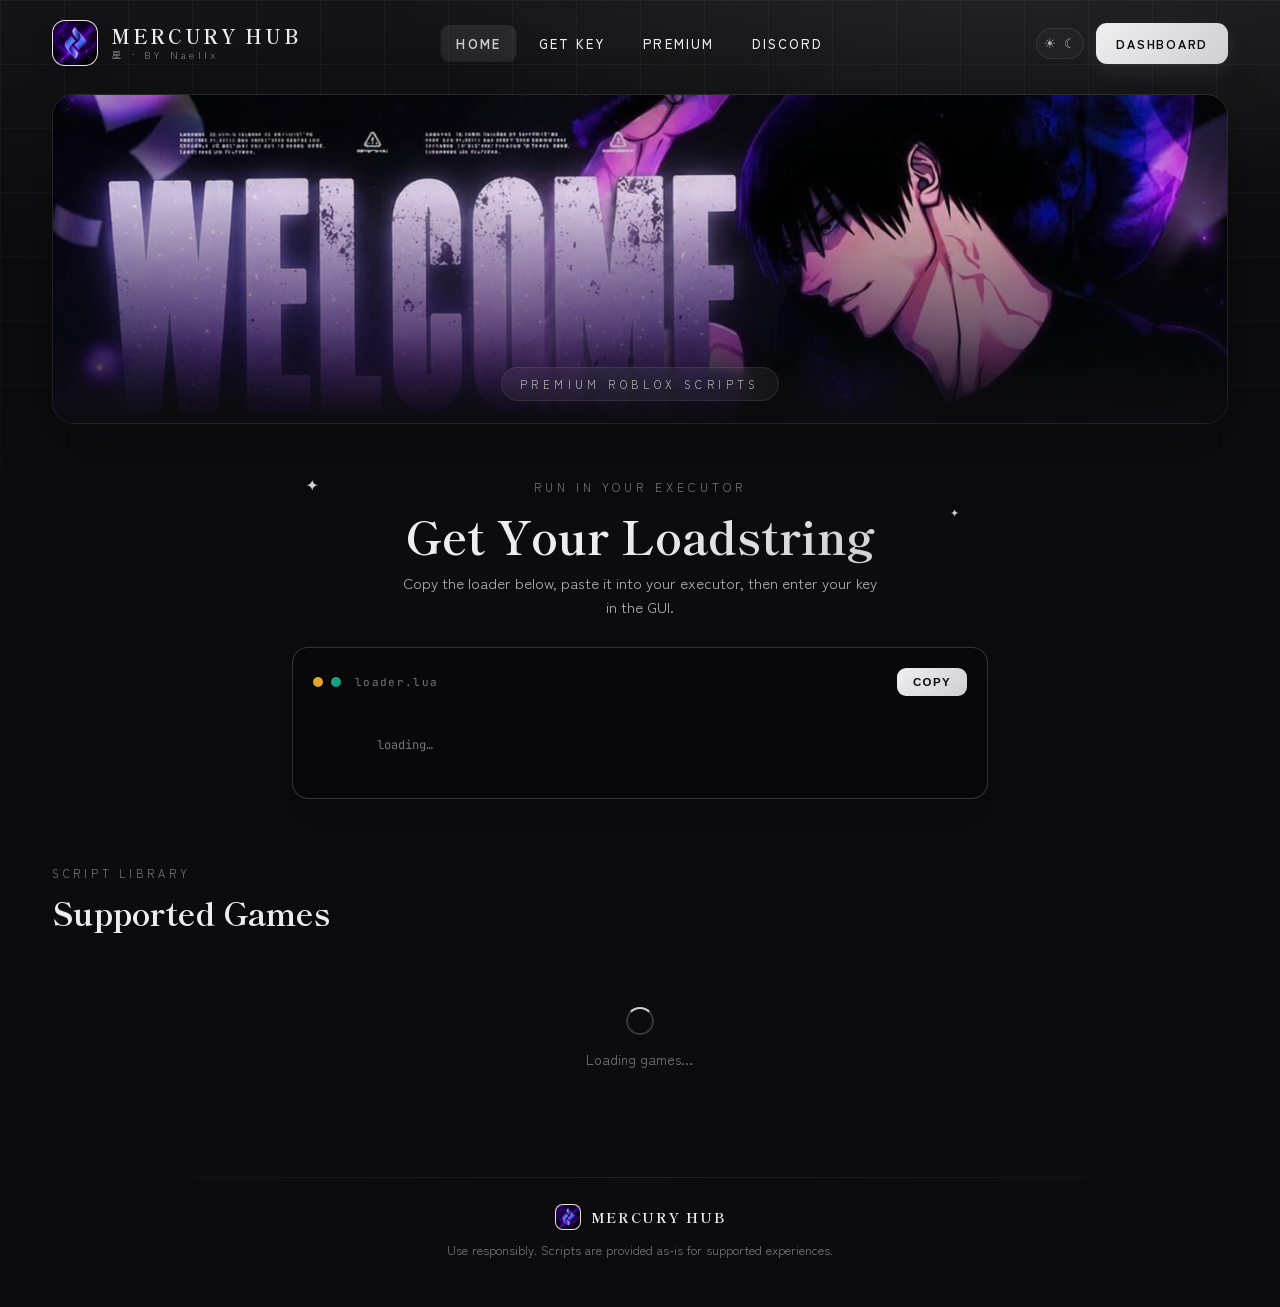
<file: index.html>
<!DOCTYPE html>
<html lang="en">
<head>
<meta charset="utf-8"><meta name="viewport" content="width=device-width,initial-scale=1">
<title>Mercury Hub — Roblox Script Hub</title>
<link rel="preconnect" href="https://fonts.googleapis.com">
<link rel="preconnect" href="https://fonts.gstatic.com" crossorigin>
<link href="https://fonts.googleapis.com/css2?family=Shippori+Mincho:wght@400;500;600;700;800&family=Zen+Kaku+Gothic+New:wght@400;500;700&family=JetBrains+Mono:wght@400;500;600&display=swap" rel="stylesheet">
<style>* { box-sizing: border-box; }
html, body { margin: 0; padding: 0; }
:root, [data-theme=dark] {
  --paper:#0c0c0e;--paper-2:#141416;
  --card:rgba(190,191,196,0.045);--card-hi:rgba(190,191,196,0.075);
  --border:rgba(190,191,196,0.12);--border-strong:rgba(190,191,196,0.24);
  --ink:#ededee;--ink-soft:#b0b1b5;--muted:#76777c;
  --accent:#cfcfd2;--accent-2:#efeff0;--accent-soft:rgba(205,206,210,0.1);
  --seal-frame:rgba(190,191,196,0.22);--btn-text:#0c0c0e;--grid-line:rgba(190,191,196,0.1);
  --code-bg:rgba(8,8,10,0.72);--code-text:#d4d5d9;--code-label:rgba(255,255,255,0.45);
  --overlay:rgba(6,6,8,0.72);
}
[data-theme=light] {
  --paper:#e8e4da;--paper-2:#efebe2;
  --card:#f6f4ee;--card-hi:#fbfaf6;
  --border:rgba(36,50,80,0.13);--border-strong:rgba(36,50,80,0.26);
  --ink:#1a2238;--ink-soft:#3c4660;--muted:#6b7488;
  --accent:#1b1e26;--accent-2:#3a3f4d;--accent-soft:rgba(27,30,38,0.10);
  --seal-frame:rgba(36,50,80,0.20);--btn-text:#f6f4ee;--grid-line:rgba(36,50,80,0.05);
  --code-bg:#efeadf;--code-text:#3c4660;--code-label:#6b7488;
  --overlay:rgba(26,34,56,0.45);
}
@keyframes mercuryTwinkle{0%,100%{opacity:.25;transform:scale(.85);}50%{opacity:.9;transform:scale(1.1);}}
@keyframes modalIn{from{opacity:0;transform:translateY(14px) scale(.97);}to{opacity:1;transform:translateY(0) scale(1);}}
@keyframes overlayIn{from{opacity:0;}to{opacity:1;}}
@keyframes blink{0%,49%{opacity:1;}50%,100%{opacity:0;}}
@keyframes spin{to{transform:rotate(360deg);}}
a { color: inherit; }
.hl:hover { transform: translateY(-2px); }
article.hl,a.hl { transition: transform .2s ease; }
@media (max-width:760px){#hh-root section,#hh-root header{padding-left:18px !important;padding-right:18px !important;}.hh-nav{display:none !important;}.hh-dashbtn{display:none !important;}.hh-burger{display:flex !important;}.hh-hero{font-size:34px !important;}.hh-grid3{grid-template-columns:1fr !important;}.hh-banner{height:200px !important;}}</style>
<script>
// ── Theme ────────────────────────────────────────────────────────────────────
var _hhTheme='dark';
try{var _s=localStorage.getItem('mercuryhub_theme');if(_s==='light'||_s==='dark')_hhTheme=_s;}catch(e){}
function _hhNav(open){var m=document.getElementById('hhMenu');if(m)m.style.display=open?'flex':'none';}
function _hhApply(){var r=document.getElementById('hh-root');if(r)r.setAttribute('data-theme',_hhTheme);}
function _hhToggle(){_hhTheme=_hhTheme==='dark'?'light':'dark';try{localStorage.setItem('mercuryhub_theme',_hhTheme);}catch(e){}_hhApply();_hhUpdateBtn();_hhRenderCode();}
function _hhUpdateBtn(){
  var b=document.getElementById('themeBtn');if(!b)return;
  var s=b.children[0],m=b.children[1];
  var base='width:26px;height:26px;border-radius:999px;display:inline-flex;align-items:center;justify-content:center;font-size:13px;transition:all .3s ease;';
  var on='background:var(--accent);color:var(--btn-text);',off='background:transparent;color:var(--muted);';
  s.style.cssText=base+(_hhTheme==='light'?on:off);m.style.cssText=base+(_hhTheme==='dark'?on:off);
}
_hhApply();
</script>
</head>
<body>
<div id="hh-root" style="min-height:100vh;background:radial-gradient(1100px 520px at 78% -8%,var(--accent-soft) 0%,transparent 60%),linear-gradient(180deg,var(--paper-2) 0%,var(--paper) 260px,var(--paper) 100%);color:var(--ink);font-family:'Zen Kaku Gothic New',system-ui,sans-serif;transition:background .5s ease,color .35s ease;overflow:hidden;position:relative;">
  <!-- Grid -->
  <div style="position:absolute;inset:0;pointer-events:none;opacity:.6;background-image:linear-gradient(var(--grid-line) 1px,transparent 1px),linear-gradient(90deg,var(--grid-line) 1px,transparent 1px);background-size:64px 64px;-webkit-mask-image:linear-gradient(180deg,#000 0%,transparent 720px);mask-image:linear-gradient(180deg,#000 0%,transparent 720px);"></div>

  <!-- Nav -->
  <header style="position:relative;z-index:5;display:flex;align-items:center;justify-content:space-between;max-width:1240px;margin:0 auto;padding:20px 32px;">
    <a href="index.html" style="text-decoration:none;display:flex;align-items:center;gap:13px;">
      <div style="width:46px;height:46px;border-radius:13px;overflow:hidden;border:1px solid var(--seal-frame);box-shadow:0 4px 18px rgba(0,0,0,.25);flex:none;background:#f0eee7;"><img src="assets/mercury-mark.png" alt="Mercury Hub" style="width:100%;height:100%;object-fit:cover;display:block;"></div>
      <div style="display:flex;flex-direction:column;line-height:1;">
        <span style="font-family:'Shippori Mincho',serif;font-weight:700;font-size:19px;letter-spacing:.14em;color:var(--ink);">MERCURY HUB</span>
        <span style="font-size:10.5px;letter-spacing:.32em;color:var(--muted);margin-top:5px;">星 · BY Naellx</span>
      </div>
    </a>
    <nav class="hh-nav" style="display:flex;align-items:center;gap:6px;position:absolute;left:50%;transform:translateX(-50%);">
      <a href="index.html" style="text-decoration:none;color:var(--accent);font-size:13px;font-weight:700;letter-spacing:.16em;padding:9px 16px;border-radius:9px;background:var(--accent-soft);">HOME</a>
      <a href="get/index.html" style="text-decoration:none;color:var(--ink);font-size:13px;font-weight:500;letter-spacing:.16em;padding:9px 16px;border-radius:9px;">GET KEY</a>
      <a href="premium/index.html" style="text-decoration:none;color:var(--ink);font-size:13px;font-weight:500;letter-spacing:.16em;padding:9px 16px;border-radius:9px;">PREMIUM</a>
      <a href="https://discord.gg/5hEuYKEpA" target="_blank" rel="noopener" style="text-decoration:none;color:var(--ink);font-size:13px;font-weight:500;letter-spacing:.16em;padding:9px 16px;border-radius:9px;">DISCORD</a>
    </nav>
    <div style="display:flex;align-items:center;gap:12px;">
      <button id="themeBtn" aria-label="Toggle theme" onclick="_hhToggle()" style="cursor:pointer;display:inline-flex;align-items:center;gap:8px;background:var(--card);border:1px solid var(--border);border-radius:999px;padding:7px;color:var(--ink-soft);transition:all .3s ease;">
        <span>☀</span><span>☾</span>
      </button>
      <a href="dashboard/index.html" class="hh-dashbtn" style="text-decoration:none;font-size:12.5px;font-weight:700;letter-spacing:.14em;color:var(--btn-text);background:linear-gradient(135deg,var(--accent-2),var(--accent));padding:11px 20px;border-radius:11px;box-shadow:0 6px 20px var(--accent-soft);">DASHBOARD</a>
      <button onclick="_hhNav(true)" aria-label="Menu" class="hh-burger" style="cursor:pointer;display:none;flex-direction:column;justify-content:center;gap:5px;width:44px;height:44px;padding:0 12px;background:var(--card);border:1px solid var(--border);border-radius:12px;"><span style="display:block;height:2px;border-radius:2px;background:var(--ink);"></span><span style="display:block;height:2px;border-radius:2px;background:var(--ink);"></span><span style="display:block;height:2px;border-radius:2px;background:var(--ink);"></span></button>
    </div>
  </header>
  <div id="hhMenu" onclick="_hhNav(false)" style="display:none;position:fixed;inset:0;z-index:80;background:var(--overlay);backdrop-filter:blur(4px);justify-content:flex-end;">
    <div onclick="event.stopPropagation()" style="width:300px;max-width:84vw;height:100%;background:var(--paper-2);border-left:1px solid var(--border);box-shadow:-20px 0 60px rgba(0,0,0,.4);display:flex;flex-direction:column;padding:20px;">
      <div style="display:flex;align-items:center;justify-content:space-between;margin-bottom:22px;">
        <span style="font-family:'Shippori Mincho',serif;font-weight:700;font-size:15px;letter-spacing:.1em;">MENU</span>
        <button onclick="_hhNav(false)" aria-label="Close" style="cursor:pointer;width:34px;height:34px;border-radius:9px;background:var(--card);border:1px solid var(--border);color:var(--ink-soft);font-size:15px;display:flex;align-items:center;justify-content:center;">✕</button>
      </div>
      <a href="index.html" style="text-decoration:none;display:flex;align-items:center;gap:13px;color:var(--accent);font-size:14px;font-weight:700;letter-spacing:.06em;padding:14px;border-radius:12px;background:var(--accent-soft);margin-bottom:4px;">Home</a>
      <a href="get/index.html" style="text-decoration:none;display:flex;align-items:center;gap:13px;color:var(--ink);font-size:14px;font-weight:500;letter-spacing:.06em;padding:14px;border-radius:12px;margin-bottom:4px;">Get Key</a>
      <a href="premium/index.html" style="text-decoration:none;display:flex;align-items:center;gap:13px;color:var(--ink);font-size:14px;font-weight:500;letter-spacing:.06em;padding:14px;border-radius:12px;margin-bottom:4px;">Premium</a>
      <a href="https://discord.gg/5hEuYKEpA" target="_blank" rel="noopener" style="text-decoration:none;display:flex;align-items:center;gap:13px;color:var(--ink);font-size:14px;font-weight:500;letter-spacing:.06em;padding:14px;border-radius:12px;">Discord</a>
      <div style="flex:1;"></div>
      <a href="dashboard/index.html" style="text-decoration:none;display:flex;align-items:center;justify-content:center;gap:10px;color:var(--btn-text);font-size:13.5px;font-weight:700;letter-spacing:.1em;background:linear-gradient(135deg,var(--accent-2),var(--accent));padding:15px;border-radius:13px;box-shadow:0 10px 26px var(--accent-soft);">Open Dashboard</a>
    </div>
  </div>

  <!-- Banner -->
  <section style="position:relative;z-index:2;max-width:1240px;margin:8px auto 0;padding:0 32px;">
    <div class="hh-banner" style="position:relative;height:330px;border-radius:22px;overflow:hidden;border:1px solid var(--border);box-shadow:0 24px 60px rgba(0,0,0,.30);">
      <img src="assets/mercury-banner.png" alt="Mercury Hub" style="position:absolute;inset:0;width:100%;height:100%;object-fit:cover;object-position:center 42%;">
      <div style="position:absolute;inset:0;background:linear-gradient(180deg,rgba(7,9,15,.25) 0%,rgba(7,9,15,.05) 30%,rgba(7,9,15,.50) 72%,var(--paper) 100%);"></div>
      <div style="position:absolute;left:0;right:0;bottom:22px;display:flex;justify-content:center;">
        <span style="font-size:11px;letter-spacing:.4em;color:var(--ink-soft);background:var(--card-hi);border:1px solid var(--border);padding:8px 18px;border-radius:999px;backdrop-filter:blur(6px);">PREMIUM ROBLOX SCRIPTS</span>
      </div>
    </div>
  </section>

  <!-- Loadstring -->
  <section style="position:relative;z-index:3;max-width:760px;margin:0 auto;padding:54px 32px 10px;text-align:center;">
    <div style="position:absolute;left:6%;top:48px;color:var(--accent);font-size:16px;animation:mercuryTwinkle 3.4s ease-in-out infinite;">✦</div>
    <div style="position:absolute;right:8%;top:80px;color:var(--accent);font-size:11px;animation:mercuryTwinkle 2.6s ease-in-out infinite .8s;">✦</div>
    <div style="font-size:12px;letter-spacing:.34em;color:var(--muted);margin-bottom:16px;">RUN IN YOUR EXECUTOR</div>
    <h1 class="hh-hero" style="font-family:'Shippori Mincho',serif;font-weight:700;font-size:46px;line-height:1.08;margin:0 0 10px;">Get Your <span style="background:linear-gradient(135deg,var(--accent-2),var(--accent));-webkit-background-clip:text;background-clip:text;color:transparent;">Loadstring</span></h1>
    <p style="max-width:480px;margin:0 auto 28px;color:var(--ink-soft);font-size:15px;line-height:1.6;">Copy the loader below, paste it into your executor, then enter your key in the GUI.</p>
    <div style="position:relative;text-align:left;background:var(--code-bg);border:1px solid var(--border-strong);border-radius:16px;padding:20px;box-shadow:0 18px 44px rgba(0,0,0,.30);overflow:hidden;">
      <div style="display:flex;align-items:center;justify-content:space-between;margin-bottom:14px;">
        <div style="display:flex;align-items:center;gap:8px;">
          <span style="width:10px;height:10px;border-radius:999px;background:#e0a32e;display:inline-block;"></span>
          <span style="width:10px;height:10px;border-radius:999px;background:#15a07f;display:inline-block;"></span>
          <span style="font-family:'JetBrains Mono',monospace;font-size:11px;letter-spacing:.12em;color:var(--code-label);margin-left:6px;">loader.lua</span>
        </div>
        <button id="copyBtn" style="cursor:pointer;font-size:11.5px;font-weight:700;letter-spacing:.12em;color:var(--btn-text);background:linear-gradient(135deg,var(--accent-2),var(--accent));border:none;padding:8px 16px;border-radius:9px;transition:transform .15s ease;">COPY</button>
      </div>
      <code id="codeEl" style="display:block;min-height:24px;font-family:'JetBrains Mono',monospace;font-size:13.5px;line-height:1.7;color:var(--code-text);word-break:break-all;white-space:pre-wrap;">
        <span style="color:var(--muted);font-size:12px;">loading…</span>
      </code>
    </div>
  </section>

  <!-- Games -->
  <section style="position:relative;z-index:3;max-width:1240px;margin:0 auto;padding:56px 32px 16px;">
    <div style="display:flex;align-items:flex-end;justify-content:space-between;flex-wrap:wrap;gap:18px;margin-bottom:24px;">
      <div>
        <div style="font-size:11px;letter-spacing:.34em;color:var(--muted);margin-bottom:8px;">SCRIPT LIBRARY</div>
        <h2 style="font-family:'Shippori Mincho',serif;font-weight:700;font-size:32px;margin:0;">Supported Games</h2>
      </div>
      <div id="tabs" style="display:flex;align-items:center;gap:8px;"></div>
    </div>
    <div id="gameGrid" class="hh-grid3" style="display:grid;grid-template-columns:repeat(3,1fr);gap:20px;">
      <div style="grid-column:1/-1;text-align:center;padding:48px;color:var(--muted);font-size:14px;">
        <div style="width:28px;height:28px;border:2px solid var(--border-strong);border-top-color:var(--accent);border-radius:50%;animation:spin 1s linear infinite;margin:0 auto 14px;"></div>
        Loading games…
      </div>
    </div>
  </section>

  <!-- Changelog Modal -->
  <div id="modal" style="display:none;position:fixed;inset:0;z-index:50;background:var(--overlay);backdrop-filter:blur(6px);align-items:center;justify-content:center;padding:24px;animation:overlayIn .25s ease;">
    <div id="modalBox" style="width:100%;max-width:520px;max-height:82vh;overflow:auto;background:var(--paper-2);border:1px solid var(--border-strong);border-radius:22px;box-shadow:0 40px 90px rgba(0,0,0,.5);animation:modalIn .3s cubic-bezier(.2,.8,.2,1);">
      <div style="display:flex;align-items:center;gap:14px;padding:24px 24px 18px;border-bottom:1px solid var(--border);">
        <div id="mLetter" style="width:48px;height:48px;border-radius:13px;flex:none;display:flex;align-items:center;justify-content:center;background:linear-gradient(135deg,var(--accent-soft),var(--card-hi));border:1px solid var(--border-strong);font-family:'Shippori Mincho',serif;font-size:22px;font-weight:700;color:var(--accent);overflow:hidden;"></div>
        <div style="flex:1;">
          <div id="mName" style="font-family:'Shippori Mincho',serif;font-weight:700;font-size:20px;color:var(--ink);"></div>
          <div style="font-size:11.5px;letter-spacing:.18em;color:var(--muted);margin-top:4px;">CHANGELOG</div>
        </div>
        <button onclick="_hhCloseModal()" aria-label="Close" style="cursor:pointer;width:34px;height:34px;border-radius:10px;flex:none;display:flex;align-items:center;justify-content:center;background:var(--card);border:1px solid var(--border);color:var(--ink-soft);font-size:16px;">✕</button>
      </div>
      <div id="mBody" style="padding:8px 24px 24px;"></div>
    </div>
  </div>

  <!-- Footer -->
  <footer style="position:relative;z-index:3;max-width:1240px;margin:0 auto;padding:44px 32px 48px;text-align:center;">
    <div style="height:1px;background:linear-gradient(90deg,transparent,var(--border),transparent);margin-bottom:26px;"></div>
    <div style="display:flex;align-items:center;justify-content:center;gap:10px;margin-bottom:10px;">
      <div style="width:26px;height:26px;border-radius:8px;overflow:hidden;border:1px solid var(--seal-frame);background:#f0eee7;"><img src="assets/mercury-mark.png" alt="" style="width:100%;height:100%;object-fit:cover;"></div>
      <span style="font-family:'Shippori Mincho',serif;font-weight:700;letter-spacing:.12em;font-size:14px;">MERCURY HUB</span>
    </div>
    <p style="color:var(--muted);font-size:12.5px;margin:0;">Use responsibly. Scripts are provided as-is for supported experiences.</p>
  </footer>
</div>

<script>
// ── Typewriter ───────────────────────────────────────────────────────────────
var _hhLS = '';
var _hhTyped = 0, _hhTT = null;
var _hhPalD = {kw:'#d2d6df',id:'#aeb6cc',fn:'#62b89a',str:'#d99a5b',pun:'#cdd6ea'};
var _hhPalL = {kw:'#1b1e26',id:'#46505f',fn:'#1f7a5e',str:'#a4602a',pun:'#3c4660'};

function _hhTokenize(s) {
  // Simple Lua colorizer for the loadstring pattern
  var out = [];
  var kws = ['loadstring','game','HttpGet'];
  var rem = s;
  while (rem.length) {
    var matched = false;
    if (rem[0] === '"') {
      var end = rem.indexOf('"', 1);
      if (end === -1) end = rem.length - 1;
      out.push({t: rem.slice(0, end+1), r: 'str'});
      rem = rem.slice(end+1); matched = true;
    }
    if (!matched) {
      for (var i=0;i<kws.length;i++) {
        if (rem.startsWith(kws[i])) {
          out.push({t:kws[i], r: kws[i]==='HttpGet'?'fn':(kws[i]==='game'?'id':'kw')});
          rem = rem.slice(kws[i].length); matched = true; break;
        }
      }
    }
    if (!matched) { out.push({t:rem[0], r:'pun'}); rem=rem.slice(1); }
  }
  return out;
}

function _hhRenderCode() {
  var el = document.getElementById('codeEl'); if (!el || !_hhLS) return;
  var isDark = document.getElementById('hh-root').getAttribute('data-theme') !== 'light';
  var pal = isDark ? _hhPalD : _hhPalL;
  var tokens = _hhTokenize(_hhLS);
  var full = _hhLS.length;
  var rem = _hhTyped;
  var html = '';
  tokens.forEach(function(tok) {
    if (rem <= 0) return;
    var slice = tok.t.slice(0, rem);
    html += '<span style="color:' + pal[tok.r] + '">' + slice + '</span>';
    rem -= tok.t.length;
  });
  var typing = _hhTyped < full;
  html += '<span style="color:' + pal.pun + ';' + (typing ? '' : 'animation:blink 1.05s step-end infinite') + '">▋</span>';
  el.innerHTML = html;
}

function _hhStartType() {
  clearInterval(_hhTT);
  _hhTyped = 0;
  _hhTT = setInterval(function() {
    if (_hhTyped >= _hhLS.length) { clearInterval(_hhTT); _hhRenderCode(); return; }
    _hhTyped++; _hhRenderCode();
  }, 42);
}

// ── Games grid ───────────────────────────────────────────────────────────────
var _hhGames = [];
var _hhTab = 'All';

function _hhRenderTabs() {
  var el = document.getElementById('tabs'); if (!el) return;
  var tabs = ['All','Working','Updating','Patched'];
  el.innerHTML = tabs.map(function(t) {
    var a = t === _hhTab;
    return '<button data-tab="' + t + '" style="cursor:pointer;font-size:12.5px;font-weight:700;letter-spacing:.08em;padding:9px 16px;border-radius:10px;transition:all .2s ease;border:1px solid ' + (a?'transparent':'var(--border)') + ';' + (a?'background:var(--accent);color:var(--btn-text);':'background:var(--card);color:var(--ink-soft);') + '">' + t + '</button>';
  }).join('');
  Array.prototype.forEach.call(el.querySelectorAll('button[data-tab]'), function(btn) {
    btn.addEventListener('click', function() { _hhSetTab(btn.getAttribute('data-tab')); });
  });
}

function _hhSetTab(t) { _hhTab = t; _hhRenderTabs(); _hhRenderGrid(); }

function _hhRenderGrid() {
  var el = document.getElementById('gameGrid'); if (!el) return;
  var sc = {Working:'#15a07f',Updating:'#e0a32e',Patched:'#c2566a'};
  var filtered = _hhGames.filter(function(g) { return _hhTab === 'All' || g.status === _hhTab; });
  if (!filtered.length) {
    el.innerHTML = '<div style="grid-column:1/-1;text-align:center;padding:48px;color:var(--muted);font-size:14px;">No games in this category yet.</div>';
    return;
  }
  function esc(s) {
    return String(s).replace(/&/g,'&amp;').replace(/</g,'&lt;').replace(/>/g,'&gt;').replace(/"/g,'&quot;');
  }
  el.innerHTML = filtered.map(function(g, idx) {
    var c = sc[g.status] || 'var(--muted)';
    var letter = (g.game_name || '?').charAt(0).toUpperCase();
    var thumb = g.thumbnail_url
      ? '<img src="https://mercuryproject.site/'&#32;+&#32;esc(g.thumbnail_url)&#32;+&#32;'" alt="" style="width:100%;height:100%;object-fit:cover;border-radius:14px;">'
      : '<span style="font-family:Shippori Mincho,serif;font-size:24px;font-weight:700;color:var(--accent);">' + esc(letter) + '</span>';
    return '<article class="hl" style="background:var(--card);border:1px solid var(--border);border-radius:18px;padding:22px;display:flex;flex-direction:column;box-shadow:0 12px 30px rgba(0,0,0,.14);">'
      + '<div style="display:flex;align-items:center;gap:14px;margin-bottom:18px;">'
        + '<div style="width:52px;height:52px;border-radius:14px;flex:none;display:flex;align-items:center;justify-content:center;background:linear-gradient(135deg,var(--accent-soft),var(--card-hi));border:1px solid var(--border-strong);overflow:hidden;">' + thumb + '</div>'
        + '<div style="min-width:0;"><div style="font-weight:700;font-size:16.5px;color:var(--ink);white-space:nowrap;overflow:hidden;text-overflow:ellipsis;">' + esc(g.game_name) + '</div>'
        + '<div style="margin-top:7px;"><span style="display:inline-flex;align-items:center;gap:6px;font-size:11px;font-weight:700;letter-spacing:.06em;padding:4px 10px;border-radius:999px;color:' + c + ';background:' + c + '1f;border:1px solid ' + c + '40;">' + esc(g.status || 'Working') + '</span></div></div>'
      + '</div>'
      + '<div style="display:flex;align-items:center;justify-content:space-between;gap:10px;margin-top:auto;">'
        + '<span style="font-family:JetBrains Mono,monospace;font-size:11.5px;color:var(--muted);">' + esc(g.version || '') + '</span>'
        + '<button data-cl="' + idx + '" style="cursor:pointer;display:flex;align-items:center;gap:7px;font-size:12px;font-weight:700;letter-spacing:.08em;color:var(--ink);background:var(--card-hi);border:1px solid var(--border-strong);padding:9px 14px;border-radius:10px;transition:background .2s ease;"><span style="color:var(--accent);font-size:13px;">◷</span> Changelog</button>'
      + '</div>'
    + '</article>';
  }).join('');
  Array.prototype.forEach.call(el.querySelectorAll('button[data-cl]'), function(btn) {
    var g = filtered[Number(btn.getAttribute('data-cl'))];
    btn.addEventListener('click', function() { _hhOpenChangelog(g.game_name); });
  });
}

// ── Changelog modal ──────────────────────────────────────────────────────────
function _hhOpenChangelog(name) {
  var g = _hhGames.filter(function(x){ return x.game_name === name; })[0];
  var mL = document.getElementById('mLetter');
  if (g && g.thumbnail_url) {
    mL.innerHTML = '<img src="https://raw.githubusercontent.com/Naellx/Web/refs/heads/main/grok_1784401627930.jpg'" alt="" style="width:100%;height:100%;object-fit:cover;border-radius:13px;">';
  } else {
    mL.textContent = name.charAt(0).toUpperCase();
  }
  document.getElementById('mName').textContent = name;
  document.getElementById('mBody').innerHTML = '<div style="padding:32px;text-align:center;color:var(--muted);"><div style="width:24px;height:24px;border:2px solid var(--border-strong);border-top-color:var(--accent);border-radius:50%;animation:spin 1s linear infinite;margin:0 auto 12px;"></div>Loading…</div>';
  document.getElementById('modal').style.display = 'flex';
  document.getElementById('modal').onclick = function(e) { if(e.target===document.getElementById('modal')) _hhCloseModal(); };

  fetch('/api/changelog/public?game_name=' + encodeURIComponent(name) + '&limit=10')
    .then(function(r){return r.json();})
    .then(function(data){
      if (!data.ok || !data.changelogs || !data.changelogs.length) {
        document.getElementById('mBody').innerHTML = '<p style="padding:24px;color:var(--muted);font-size:14px;text-align:center;">No changelogs yet.</p>';
        return;
      }
      var tc = {added:'#15a07f',removed:'#c2566a',improved:'#8295cc'};
      document.getElementById('mBody').innerHTML = data.changelogs.map(function(c) {
        var date = new Date(c.posted_at * 1000).toLocaleDateString('en-GB', {day:'2-digit',month:'short',year:'numeric'});
        var sections = '';
        if (c.added && c.added.length) {
          sections += '<div style="margin-bottom:10px;"><div style="font-size:11px;font-weight:700;letter-spacing:.1em;color:' + tc.added + ';margin-bottom:6px;">ADDED</div>'
            + c.added.map(function(n){return '<div style="display:flex;align-items:flex-start;gap:9px;font-size:13.5px;color:var(--ink-soft);line-height:1.5;margin-bottom:4px;"><span style="color:' + tc.added + ';margin-top:1px;">+</span><span>' + n + '</span></div>';}).join('') + '</div>';
        }
        if (c.improved && c.improved.length) {
          sections += '<div style="margin-bottom:10px;"><div style="font-size:11px;font-weight:700;letter-spacing:.1em;color:' + tc.improved + ';margin-bottom:6px;">IMPROVED</div>'
            + c.improved.map(function(n){return '<div style="display:flex;align-items:flex-start;gap:9px;font-size:13.5px;color:var(--ink-soft);line-height:1.5;margin-bottom:4px;"><span style="color:' + tc.improved + ';margin-top:1px;">~</span><span>' + n + '</span></div>';}).join('') + '</div>';
        }
        if (c.removed && c.removed.length) {
          sections += '<div style="margin-bottom:10px;"><div style="font-size:11px;font-weight:700;letter-spacing:.1em;color:' + tc.removed + ';margin-bottom:6px;">REMOVED</div>'
            + c.removed.map(function(n){return '<div style="display:flex;align-items:flex-start;gap:9px;font-size:13.5px;color:var(--ink-soft);line-height:1.5;margin-bottom:4px;"><span style="color:' + tc.removed + ';margin-top:1px;">-</span><span>' + n + '</span></div>';}).join('') + '</div>';
        }
        return '<div style="padding:18px 0;border-bottom:1px solid var(--border);">'
          + '<div style="display:flex;align-items:center;gap:10px;margin-bottom:12px;">'
            + '<span style="font-family:JetBrains Mono,monospace;font-weight:600;font-size:14px;color:var(--ink);">' + c.version + '</span>'
            + '<span style="font-size:11px;color:var(--muted);">' + date + '</span>'
          + '</div>'
          + sections
        + '</div>';
      }).join('');
    })
    .catch(function(){
      document.getElementById('mBody').innerHTML = '<p style="padding:24px;color:var(--muted);font-size:14px;text-align:center;">Failed to load changelog.</p>';
    });
}

function _hhCloseModal() {
  document.getElementById('modal').style.display = 'none';
}

// ── Init (script is at bottom of body — DOM already parsed, no DOMContentLoaded needed) ────────
_hhApply(); _hhUpdateBtn();
document.getElementById('themeBtn').addEventListener('click', _hhToggle);

// Fetch loadstring from backend
fetch('/api/loader/loadstring')
  .then(function(r){return r.json();})
  .then(function(d){
    _hhLS = d.loadstring || 'loadstring(game:HttpGet("https://mercuryproject.site/loader.lua"))()';
    setTimeout(_hhStartType, 480);
  })
  .catch(function(){
    _hhLS = 'loadstring(game:HttpGet("https://mercuryproject.site/loader.lua"))()';
    setTimeout(_hhStartType, 480);
  });

// Copy button
document.getElementById('copyBtn').addEventListener('click', function() {
  var text = _hhLS || 'loadstring(game:HttpGet("https://mercuryproject.site/loader.lua"))()';
  try {
    navigator.clipboard.writeText(text).then(function() {
      var b = document.getElementById('copyBtn');
      b.textContent = 'COPIED ✓'; setTimeout(function(){b.textContent='COPY';}, 1600);
    });
  } catch(e) {
    var b = document.getElementById('copyBtn');
    b.textContent = 'COPIED ✓'; setTimeout(function(){b.textContent='COPY';}, 1600);
  }
});

// Fetch games from backend
_hhRenderTabs();
fetch('/api/scripts')
  .then(function(r){return r.json();})
  .then(function(data){
    _hhGames = Array.isArray(data) ? data : [];
    _hhRenderGrid();
  })
  .catch(function(){
    _hhGames = [];
    document.getElementById('gameGrid').innerHTML = '<div style="grid-column:1/-1;text-align:center;padding:48px;color:var(--muted);font-size:14px;">Failed to load games. Refresh the page.</div>';
  });
</script>
</body>
</html>
</file>
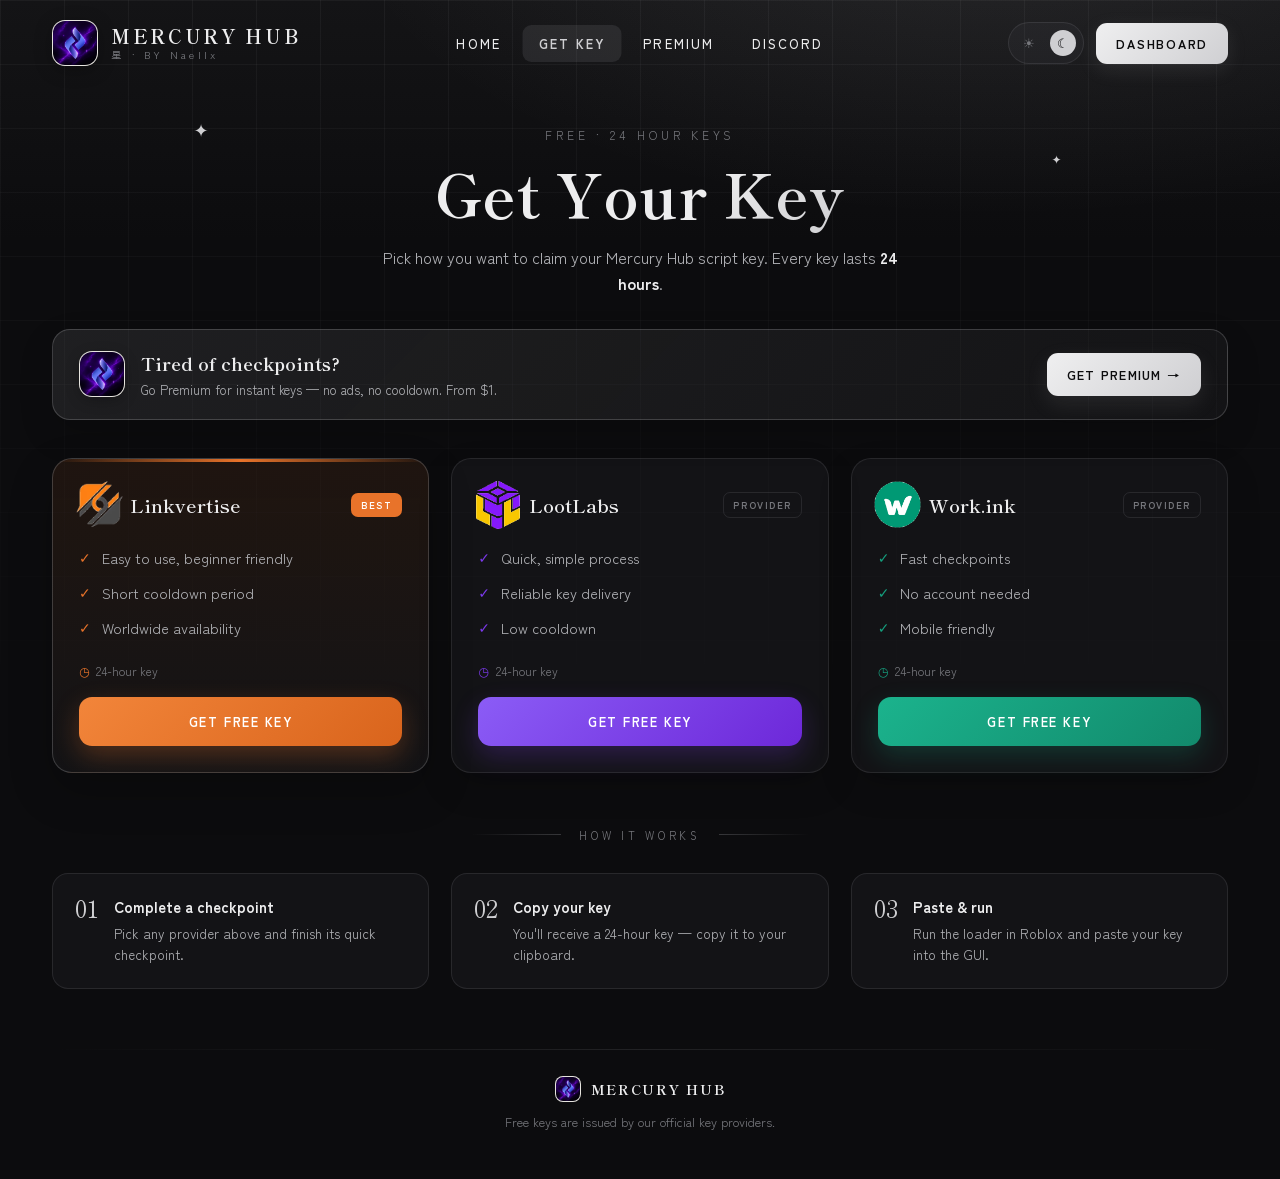
<file: get/index.html>
<!DOCTYPE html>
<html lang="en">
<head>
<meta charset="utf-8"><meta name="viewport" content="width=device-width,initial-scale=1">
<title>Get Key — Mercury Hub</title>
<link rel="preconnect" href="https://fonts.googleapis.com">
<link rel="preconnect" href="https://fonts.gstatic.com" crossorigin>
<link href="https://fonts.googleapis.com/css2?family=Shippori+Mincho:wght@400;500;600;700;800&family=Zen+Kaku+Gothic+New:wght@400;500;700&family=JetBrains+Mono:wght@400;500;600&display=swap" rel="stylesheet">
<style>* { box-sizing: border-box; }
html, body { margin: 0; padding: 0; }
:root, [data-theme=dark] {
  --paper:#0c0c0e;--paper-2:#141416;
  --card:rgba(190,191,196,0.045);--card-hi:rgba(190,191,196,0.075);
  --border:rgba(190,191,196,0.12);--border-strong:rgba(190,191,196,0.24);
  --ink:#ededee;--ink-soft:#b0b1b5;--muted:#76777c;
  --accent:#cfcfd2;--accent-2:#efeff0;--accent-soft:rgba(205,206,210,0.1);
  --seal-frame:rgba(190,191,196,0.22);--btn-text:#0c0c0e;--grid-line:rgba(190,191,196,0.1);
  --code-bg:rgba(8,8,10,0.72);--code-text:#d4d5d9;--code-label:rgba(255,255,255,0.45);
  --overlay:rgba(6,6,8,0.72);
}
[data-theme=light] {
  --paper:#e8e4da;--paper-2:#efebe2;
  --card:#f6f4ee;--card-hi:#fbfaf6;
  --border:rgba(36,50,80,0.13);--border-strong:rgba(36,50,80,0.26);
  --ink:#1a2238;--ink-soft:#3c4660;--muted:#6b7488;
  --accent:#1b1e26;--accent-2:#3a3f4d;--accent-soft:rgba(27,30,38,0.10);
  --seal-frame:rgba(36,50,80,0.20);--btn-text:#f6f4ee;--grid-line:rgba(36,50,80,0.05);
  --code-bg:#efeadf;--code-text:#3c4660;--code-label:#6b7488;
  --overlay:rgba(26,34,56,0.45);
}
@keyframes mercuryTwinkle{0%,100%{opacity:.25;transform:scale(.85);}50%{opacity:.9;transform:scale(1.1);}}
@keyframes modalIn{from{opacity:0;transform:translateY(14px) scale(.97);}to{opacity:1;transform:translateY(0) scale(1);}}
@keyframes overlayIn{from{opacity:0;}to{opacity:1;}}
@keyframes blink{0%,49%{opacity:1;}50%,100%{opacity:0;}}
a { color: inherit; }
.hl:hover { transform: translateY(-2px); }
article.hl { transition: transform .2s ease; }
a.hl { transition: transform .2s ease; }
@media (max-width:760px){#hh-root section,#hh-root header{padding-left:18px !important;padding-right:18px !important;}.hh-nav{display:none !important;}.hh-dashbtn{display:none !important;}.hh-burger{display:flex !important;}.hh-hero{font-size:38px !important;}.hh-grid3{grid-template-columns:1fr !important;}}</style>
<script>
var _hhTheme='dark';
try{var _s=localStorage.getItem('mercuryhub_theme');if(_s==='light'||_s==='dark')_hhTheme=_s;}catch(e){}
function _hhNav(open){var m=document.getElementById('hhMenu');if(m)m.style.display=open?'flex':'none';}
function _hhApply(){var r=document.getElementById('hh-root');if(r)r.setAttribute('data-theme',_hhTheme);}
function _hhToggle(){_hhTheme=_hhTheme==='dark'?'light':'dark';try{localStorage.setItem('mercuryhub_theme',_hhTheme);}catch(e){}_hhApply();_hhUpdateBtn();}
function _hhUpdateBtn(){
  var b=document.getElementById('themeBtn');if(!b)return;
  var s=b.children[0],m=b.children[1];
  var base='width:26px;height:26px;border-radius:999px;display:inline-flex;align-items:center;justify-content:center;font-size:13px;transition:all .3s ease;';
  var on='background:var(--accent);color:var(--btn-text);',off='background:transparent;color:var(--muted);';
  s.style.cssText=base+(_hhTheme==='light'?on:off);
  m.style.cssText=base+(_hhTheme==='dark'?on:off);
}
_hhApply();
document.addEventListener('DOMContentLoaded',function(){
  _hhApply();_hhUpdateBtn();
  var b=document.getElementById('themeBtn');
  if(b)b.addEventListener('click',_hhToggle);
});</script>
</head>
<body><div id="hh-root" style="min-height:100vh;background:radial-gradient(1100px 520px at 78% -8%,var(--accent-soft) 0%,transparent 60%),linear-gradient(180deg,var(--paper-2) 0%,var(--paper) 240px,var(--paper) 100%);color:var(--ink);font-family:'Zen Kaku Gothic New',system-ui,sans-serif;transition:background .5s ease,color .35s ease;overflow:hidden;position:relative;">
<div style="position:absolute;inset:0;pointer-events:none;opacity:.6;background-image:linear-gradient(var(--grid-line) 1px,transparent 1px),linear-gradient(90deg,var(--grid-line) 1px,transparent 1px);background-size:64px 64px;-webkit-mask-image:linear-gradient(180deg,#000 0%,transparent 720px);mask-image:linear-gradient(180deg,#000 0%,transparent 720px);"></div>
<header style="position:relative;z-index:5;display:flex;align-items:center;justify-content:space-between;max-width:1240px;margin:0 auto;padding:20px 32px;">
  <a href="../index.html" style="text-decoration:none;display:flex;align-items:center;gap:13px;">
    <div style="width:46px;height:46px;border-radius:13px;overflow:hidden;border:1px solid var(--seal-frame);box-shadow:0 4px 18px rgba(0,0,0,.25);flex:none;background:#f0eee7;"><img src="../assets/mercury-mark.png" alt="Mercury Hub" style="width:100%;height:100%;object-fit:cover;display:block;"></div>
    <div style="display:flex;flex-direction:column;line-height:1;">
      <span style="font-family:'Shippori Mincho',serif;font-weight:700;font-size:19px;letter-spacing:.14em;color:var(--ink);">MERCURY HUB</span>
      <span style="font-size:10.5px;letter-spacing:.32em;color:var(--muted);margin-top:5px;">星 · BY Naellx</span>
    </div>
  </a>
  <nav class="hh-nav" style="display:flex;align-items:center;gap:6px;position:absolute;left:50%;transform:translateX(-50%);">
    <a href="../index.html" style="text-decoration:none;color:var(--ink);font-size:13px;font-weight:500;letter-spacing:.16em;padding:9px 16px;border-radius:9px;">HOME</a><a href="index.html" style="text-decoration:none;color:var(--accent);font-size:13px;font-weight:700;letter-spacing:.16em;padding:9px 16px;border-radius:9px;background:var(--accent-soft);">GET KEY</a><a href="../premium/index.html" style="text-decoration:none;color:var(--ink);font-size:13px;font-weight:500;letter-spacing:.16em;padding:9px 16px;border-radius:9px;">PREMIUM</a><a href="https://discord.gg/5hEuYKEpA" target="_blank" rel="noopener" style="text-decoration:none;color:var(--ink);font-size:13px;font-weight:500;letter-spacing:.16em;padding:9px 16px;border-radius:9px;">DISCORD</a>
  </nav>
  <div style="display:flex;align-items:center;gap:12px;">
    <button id="themeBtn" aria-label="Toggle theme" style="cursor:pointer;display:inline-flex;align-items:center;gap:8px;background:var(--card);border:1px solid var(--border);border-radius:999px;padding:7px;color:var(--ink-soft);transition:all .3s ease;">
      <span>☀</span><span>☾</span>
    </button>
    <a href="../dashboard/index.html" class="hh-dashbtn" style="text-decoration:none;font-size:12.5px;font-weight:700;letter-spacing:.14em;color:var(--btn-text);background:linear-gradient(135deg,var(--accent-2),var(--accent));padding:11px 20px;border-radius:11px;box-shadow:0 6px 20px var(--accent-soft);">DASHBOARD</a>
    <button onclick="_hhNav(true)" aria-label="Menu" class="hh-burger" style="cursor:pointer;display:none;flex-direction:column;justify-content:center;gap:5px;width:44px;height:44px;padding:0 12px;background:var(--card);border:1px solid var(--border);border-radius:12px;"><span style="display:block;height:2px;border-radius:2px;background:var(--ink);"></span><span style="display:block;height:2px;border-radius:2px;background:var(--ink);"></span><span style="display:block;height:2px;border-radius:2px;background:var(--ink);"></span></button>
  </div>
</header>
<div id="hhMenu" onclick="_hhNav(false)" style="display:none;position:fixed;inset:0;z-index:80;background:var(--overlay);backdrop-filter:blur(4px);justify-content:flex-end;">
  <div onclick="event.stopPropagation()" style="width:300px;max-width:84vw;height:100%;background:var(--paper-2);border-left:1px solid var(--border);box-shadow:-20px 0 60px rgba(0,0,0,.4);display:flex;flex-direction:column;padding:20px;">
    <div style="display:flex;align-items:center;justify-content:space-between;margin-bottom:22px;">
      <span style="font-family:'Shippori Mincho',serif;font-weight:700;font-size:15px;letter-spacing:.1em;">MENU</span>
      <button onclick="_hhNav(false)" aria-label="Close" style="cursor:pointer;width:34px;height:34px;border-radius:9px;background:var(--card);border:1px solid var(--border);color:var(--ink-soft);font-size:15px;display:flex;align-items:center;justify-content:center;">✕</button>
    </div>
    <a href="../index.html" style="text-decoration:none;display:flex;align-items:center;gap:13px;color:var(--ink);font-size:14px;font-weight:500;letter-spacing:.06em;padding:14px;border-radius:12px;margin-bottom:4px;">Home</a>
    <a href="index.html" style="text-decoration:none;display:flex;align-items:center;gap:13px;color:var(--accent);font-size:14px;font-weight:700;letter-spacing:.06em;padding:14px;border-radius:12px;background:var(--accent-soft);margin-bottom:4px;">Get Key</a>
    <a href="../premium/index.html" style="text-decoration:none;display:flex;align-items:center;gap:13px;color:var(--ink);font-size:14px;font-weight:500;letter-spacing:.06em;padding:14px;border-radius:12px;margin-bottom:4px;">Premium</a>
    <a href="https://discord.gg/5hEuYKEpA" target="_blank" rel="noopener" style="text-decoration:none;display:flex;align-items:center;gap:13px;color:var(--ink);font-size:14px;font-weight:500;letter-spacing:.06em;padding:14px;border-radius:12px;">Discord</a>
    <div style="flex:1;"></div>
    <a href="../dashboard/index.html" style="text-decoration:none;display:flex;align-items:center;justify-content:center;gap:10px;color:var(--btn-text);font-size:13.5px;font-weight:700;letter-spacing:.1em;background:linear-gradient(135deg,var(--accent-2),var(--accent));padding:15px;border-radius:13px;box-shadow:0 10px 26px var(--accent-soft);">Open Dashboard</a>
  </div>
</div>
  <section id="get" style="position:relative;z-index:3;max-width:1240px;margin:0 auto;padding:40px 32px 14px;text-align:center;">
    <div style="position:absolute;left:14%;top:30px;color:var(--accent);font-size:18px;animation:mercuryTwinkle 3.4s ease-in-out infinite;">✦</div>
    <div style="position:absolute;right:16%;top:64px;color:var(--accent);font-size:12px;animation:mercuryTwinkle 2.6s ease-in-out infinite .8s;">✦</div>
    <div style="font-size:12px;letter-spacing:.34em;color:var(--muted);margin-bottom:18px;">FREE · 24 HOUR KEYS</div>
    <h1 class="hh-hero" style="font-family:'Shippori Mincho',serif;font-weight:700;font-size:60px;line-height:1.05;margin:0;letter-spacing:.01em;">Get Your <span style="background:linear-gradient(135deg,var(--accent-2),var(--accent));-webkit-background-clip:text;background-clip:text;color:transparent;">Key</span></h1>
    <p style="max-width:560px;margin:20px auto 0;color:var(--ink-soft);font-size:16px;line-height:1.65;">Pick how you want to claim your Mercury Hub script key. Every key lasts <b style="color:var(--ink);">24 hours</b>.</p>
  </section>
  <section style="position:relative;z-index:3;max-width:1240px;margin:0 auto;padding:18px 32px 0;">
    <a href="../premium/index.html" class="hl" style="text-decoration:none;display:flex;align-items:center;justify-content:space-between;flex-wrap:wrap;gap:18px;background:linear-gradient(135deg,var(--accent-soft),var(--card));border:1px solid var(--border-strong);border-radius:18px;padding:20px 26px;box-shadow:0 14px 34px rgba(0,0,0,.16);">
      <div style="display:flex;align-items:center;gap:16px;">
        <div style="width:46px;height:46px;border-radius:13px;flex:none;overflow:hidden;border:1px solid var(--seal-frame);background:#f0eee7;box-shadow:0 4px 14px rgba(0,0,0,.22);"><img src="../assets/mercury-mark.png" alt="" style="width:100%;height:100%;object-fit:cover;display:block;"></div>
        <div><div style="font-family:'Shippori Mincho',serif;font-weight:700;font-size:18px;color:var(--ink);">Tired of checkpoints?</div><div style="font-size:13px;color:var(--ink-soft);margin-top:4px;">Go Premium for instant keys — no ads, no cooldown. From $1.</div></div>
      </div>
      <span style="display:inline-flex;align-items:center;gap:9px;font-size:12.5px;font-weight:700;letter-spacing:.1em;color:var(--btn-text);background:linear-gradient(135deg,var(--accent-2),var(--accent));padding:12px 20px;border-radius:11px;box-shadow:0 8px 22px var(--accent-soft);white-space:nowrap;">GET PREMIUM →</span>
    </a>
  </section>
  <section style="position:relative;z-index:3;max-width:1240px;margin:0 auto;padding:38px 32px 8px;">
    <div class="hh-grid3" style="display:grid;grid-template-columns:repeat(3,1fr);gap:22px;">
      <article class="hl" style="position:relative;background:linear-gradient(180deg,rgba(232,115,42,0.09),var(--card));border:1px solid var(--border-strong);border-radius:20px;padding:26px;display:flex;flex-direction:column;box-shadow:0 18px 44px rgba(0,0,0,.22);overflow:hidden;">
        <div style="position:absolute;top:0;left:0;right:0;height:3px;background:linear-gradient(90deg,transparent,#e8732a,transparent);"></div>
        <div style="display:flex;align-items:center;justify-content:space-between;margin-bottom:22px;">
          <div style="display:flex;align-items:center;gap:11px;">
            <div style="width:40px;height:40px;display:flex;align-items:center;justify-content:center;padding:5px;flex:none;"><img src="../assets/linkvertise-t.png" alt="Linkvertise" style="width:51px;height:68px;object-fit:contain;display:block;"></div>
            <span style="font-family:'Shippori Mincho',serif;font-weight:600;font-size:19px;color:var(--ink);">Linkvertise</span>
          </div>
          <span style="font-size:9.5px;font-weight:700;letter-spacing:.16em;color:#fff;background:#e8732a;padding:5px 10px;border-radius:7px;">BEST</span>
        </div>
        <div style="display:flex;flex-direction:column;gap:14px;margin-bottom:24px;">
          <div style="display:flex;align-items:flex-start;gap:11px;"><span style="color:#e8732a;font-size:14px;line-height:1.45;">✓</span><span style="color:var(--ink-soft);font-size:14.5px;">Easy to use, beginner friendly</span></div>
          <div style="display:flex;align-items:flex-start;gap:11px;"><span style="color:#e8732a;font-size:14px;line-height:1.45;">✓</span><span style="color:var(--ink-soft);font-size:14.5px;">Short cooldown period</span></div>
          <div style="display:flex;align-items:flex-start;gap:11px;"><span style="color:#e8732a;font-size:14px;line-height:1.45;">✓</span><span style="color:var(--ink-soft);font-size:14.5px;">Worldwide availability</span></div>
        </div>
        <div style="display:flex;align-items:center;gap:7px;margin-bottom:18px;color:var(--muted);font-size:12px;"><span style="color:#e8732a;">◷</span> 24-hour key</div>
        <a href="https://ads.luarmor.net/get_key?for=Linkvertise_Freemium-UjEfMXojBWFE" target="_blank" rel="noopener" class="hl" style="margin-top:auto;text-decoration:none;text-align:center;font-size:13px;font-weight:700;letter-spacing:.12em;color:#fff;background:linear-gradient(135deg,#f2853a,#d9641c);padding:15px;border-radius:13px;box-shadow:0 10px 26px rgba(232,115,42,.28);">GET FREE KEY</a>
      </article>
      <article class="hl" style="background:var(--card);border:1px solid var(--border);border-radius:20px;padding:26px;display:flex;flex-direction:column;box-shadow:0 14px 34px rgba(0,0,0,.16);">
        <div style="display:flex;align-items:center;justify-content:space-between;margin-bottom:22px;">
          <div style="display:flex;align-items:center;gap:11px;">
            <div style="width:40px;height:40px;display:flex;align-items:center;justify-content:center;padding:5px;flex:none;"><img src="../assets/lootlabs-t.png" alt="LootLabs" style="width:91px;height:127px;object-fit:contain;display:block;"></div>
            <span style="font-family:'Shippori Mincho',serif;font-weight:600;font-size:19px;color:var(--ink);">LootLabs</span>
          </div>
          <span style="font-size:9.5px;font-weight:700;letter-spacing:.16em;color:var(--muted);border:1px solid var(--border);padding:5px 9px;border-radius:7px;">PROVIDER</span>
        </div>
        <div style="display:flex;flex-direction:column;gap:14px;margin-bottom:24px;">
          <div style="display:flex;align-items:flex-start;gap:11px;"><span style="color:#7c3aed;font-size:14px;line-height:1.45;">✓</span><span style="color:var(--ink-soft);font-size:14.5px;">Quick, simple process</span></div>
          <div style="display:flex;align-items:flex-start;gap:11px;"><span style="color:#7c3aed;font-size:14px;line-height:1.45;">✓</span><span style="color:var(--ink-soft);font-size:14.5px;">Reliable key delivery</span></div>
          <div style="display:flex;align-items:flex-start;gap:11px;"><span style="color:#7c3aed;font-size:14px;line-height:1.45;">✓</span><span style="color:var(--ink-soft);font-size:14.5px;">Low cooldown</span></div>
        </div>
        <div style="display:flex;align-items:center;gap:7px;margin-bottom:18px;color:var(--muted);font-size:12px;"><span style="color:#7c3aed;">◷</span> 24-hour key</div>
        <a href="https://ads.luarmor.net/get_key?for=LootLabs_Freemium-IrAamKFzSZFF" target="_blank" rel="noopener" class="hl" style="margin-top:auto;text-decoration:none;text-align:center;font-size:13px;font-weight:700;letter-spacing:.12em;color:#fff;background:linear-gradient(135deg,#8b5cf6,#6d28d9);padding:15px;border-radius:13px;box-shadow:0 10px 26px rgba(124,58,237,.24);">GET FREE KEY</a>
      </article>
      <article class="hl" style="background:var(--card);border:1px solid var(--border);border-radius:20px;padding:26px;display:flex;flex-direction:column;box-shadow:0 14px 34px rgba(0,0,0,.16);">
        <div style="display:flex;align-items:center;justify-content:space-between;margin-bottom:22px;">
          <div style="display:flex;align-items:center;gap:11px;">
            <div style="width:40px;height:40px;display:flex;align-items:center;justify-content:center;padding:5px;flex:none;"><img src="../assets/workink-t.png" alt="Work.ink" style="width:61px;height:61px;object-fit:contain;display:block;"></div>
            <span style="font-family:'Shippori Mincho',serif;font-weight:600;font-size:19px;color:var(--ink);">Work.ink</span>
          </div>
          <span style="font-size:9.5px;font-weight:700;letter-spacing:.16em;color:var(--muted);border:1px solid var(--border);padding:5px 9px;border-radius:7px;">PROVIDER</span>
        </div>
        <div style="display:flex;flex-direction:column;gap:14px;margin-bottom:24px;">
          <div style="display:flex;align-items:flex-start;gap:11px;"><span style="color:#15a07f;font-size:14px;line-height:1.45;">✓</span><span style="color:var(--ink-soft);font-size:14.5px;">Fast checkpoints</span></div>
          <div style="display:flex;align-items:flex-start;gap:11px;"><span style="color:#15a07f;font-size:14px;line-height:1.45;">✓</span><span style="color:var(--ink-soft);font-size:14.5px;">No account needed</span></div>
          <div style="display:flex;align-items:flex-start;gap:11px;"><span style="color:#15a07f;font-size:14px;line-height:1.45;">✓</span><span style="color:var(--ink-soft);font-size:14.5px;">Mobile friendly</span></div>
        </div>
        <div style="display:flex;align-items:center;gap:7px;margin-bottom:18px;color:var(--muted);font-size:12px;"><span style="color:#15a07f;">◷</span> 24-hour key</div>
        <a href="https://ads.luarmor.net/get_key?for=Workink_Freemium-RsZbNfkXRvVV" target="_blank" rel="noopener" class="hl" style="margin-top:auto;text-decoration:none;text-align:center;font-size:13px;font-weight:700;letter-spacing:.12em;color:#fff;background:linear-gradient(135deg,#1bb38d,#128a6c);padding:15px;border-radius:13px;box-shadow:0 10px 26px rgba(21,160,127,.24);">GET FREE KEY</a>
      </article>
    </div>
  </section>
  <section style="position:relative;z-index:3;max-width:1240px;margin:0 auto;padding:46px 32px 16px;">
    <div style="display:flex;align-items:center;gap:18px;justify-content:center;margin-bottom:30px;">
      <span style="height:1px;width:90px;background:linear-gradient(90deg,transparent,var(--border-strong));"></span>
      <span style="font-size:11px;letter-spacing:.34em;color:var(--muted);">HOW IT WORKS</span>
      <span style="height:1px;width:90px;background:linear-gradient(270deg,transparent,var(--border-strong));"></span>
    </div>
    <div class="hh-grid3" style="display:grid;grid-template-columns:repeat(3,1fr);gap:22px;">
      <div style="display:flex;gap:15px;align-items:flex-start;padding:22px;background:var(--card);border:1px solid var(--border);border-radius:16px;"><span style="font-family:'Shippori Mincho',serif;font-size:24px;color:var(--accent);line-height:1;flex:none;">01</span><div><div style="font-weight:700;font-size:15px;margin-bottom:6px;color:var(--ink);">Complete a checkpoint</div><div style="font-size:13.5px;color:var(--ink-soft);line-height:1.6;">Pick any provider above and finish its quick checkpoint.</div></div></div>
      <div style="display:flex;gap:15px;align-items:flex-start;padding:22px;background:var(--card);border:1px solid var(--border);border-radius:16px;"><span style="font-family:'Shippori Mincho',serif;font-size:24px;color:var(--accent);line-height:1;flex:none;">02</span><div><div style="font-weight:700;font-size:15px;margin-bottom:6px;color:var(--ink);">Copy your key</div><div style="font-size:13.5px;color:var(--ink-soft);line-height:1.6;">You'll receive a 24-hour key — copy it to your clipboard.</div></div></div>
      <div style="display:flex;gap:15px;align-items:flex-start;padding:22px;background:var(--card);border:1px solid var(--border);border-radius:16px;"><span style="font-family:'Shippori Mincho',serif;font-size:24px;color:var(--accent);line-height:1;flex:none;">03</span><div><div style="font-weight:700;font-size:15px;margin-bottom:6px;color:var(--ink);">Paste &amp; run</div><div style="font-size:13.5px;color:var(--ink-soft);line-height:1.6;">Run the loader in Roblox and paste your key into the GUI.</div></div></div>
    </div>
  </section>
  <footer style="position:relative;z-index:3;max-width:1240px;margin:0 auto;padding:44px 32px 48px;text-align:center;">
  <div style="height:1px;background:linear-gradient(90deg,transparent,var(--border),transparent);margin-bottom:26px;"></div>
  <div style="display:flex;align-items:center;justify-content:center;gap:10px;margin-bottom:10px;">
    <div style="width:26px;height:26px;border-radius:8px;overflow:hidden;border:1px solid var(--seal-frame);background:#f0eee7;"><img src="../assets/mercury-mark.png" alt="" style="width:100%;height:100%;object-fit:cover;"></div>
    <span style="font-family:'Shippori Mincho',serif;font-weight:700;letter-spacing:.12em;font-size:14px;">MERCURY HUB</span>
  </div>
  <p style="color:var(--muted);font-size:12.5px;margin:0;">Free keys are issued by our official key providers.</p>
</footer>
</div></body>
</html>
</file>
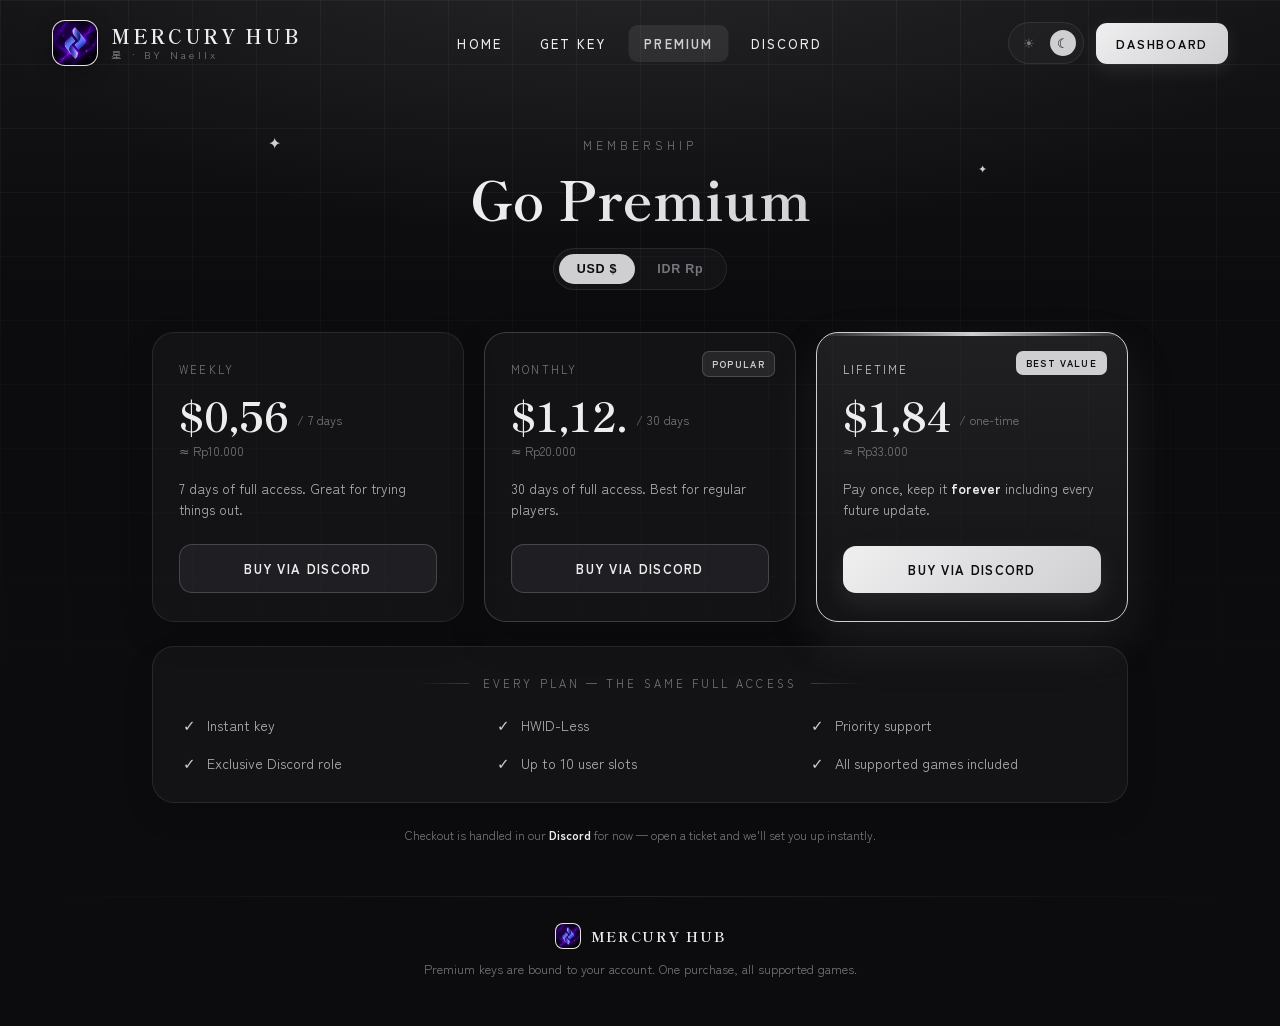
<file: premium/index.html>
<!DOCTYPE html>
<html lang="en">
<head>
<meta charset="utf-8"><meta name="viewport" content="width=device-width,initial-scale=1">
<title>Premium — Mercury Hub</title>
<link rel="preconnect" href="https://fonts.googleapis.com">
<link rel="preconnect" href="https://fonts.gstatic.com" crossorigin>
<link href="https://fonts.googleapis.com/css2?family=Shippori+Mincho:wght@400;500;600;700;800&family=Zen+Kaku+Gothic+New:wght@400;500;700&family=JetBrains+Mono:wght@400;500;600&display=swap" rel="stylesheet">
<style>* { box-sizing: border-box; }
html, body { margin: 0; padding: 0; }
:root, [data-theme=dark] {
  --paper:#0c0c0e;--paper-2:#141416;
  --card:rgba(190,191,196,0.045);--card-hi:rgba(190,191,196,0.075);
  --border:rgba(190,191,196,0.12);--border-strong:rgba(190,191,196,0.24);
  --ink:#ededee;--ink-soft:#b0b1b5;--muted:#76777c;
  --accent:#cfcfd2;--accent-2:#efeff0;--accent-soft:rgba(205,206,210,0.1);
  --seal-frame:rgba(190,191,196,0.22);--btn-text:#0c0c0e;--grid-line:rgba(190,191,196,0.1);
  --code-bg:rgba(8,8,10,0.72);--code-text:#d4d5d9;--code-label:rgba(255,255,255,0.45);
  --overlay:rgba(6,6,8,0.72);
}
[data-theme=light] {
  --paper:#e8e4da;--paper-2:#efebe2;
  --card:#f6f4ee;--card-hi:#fbfaf6;
  --border:rgba(36,50,80,0.13);--border-strong:rgba(36,50,80,0.26);
  --ink:#1a2238;--ink-soft:#3c4660;--muted:#6b7488;
  --accent:#1b1e26;--accent-2:#3a3f4d;--accent-soft:rgba(27,30,38,0.10);
  --seal-frame:rgba(36,50,80,0.20);--btn-text:#f6f4ee;--grid-line:rgba(36,50,80,0.05);
  --code-bg:#efeadf;--code-text:#3c4660;--code-label:#6b7488;
  --overlay:rgba(26,34,56,0.45);
}
@keyframes mercuryTwinkle{0%,100%{opacity:.25;transform:scale(.85);}50%{opacity:.9;transform:scale(1.1);}}
@keyframes modalIn{from{opacity:0;transform:translateY(14px) scale(.97);}to{opacity:1;transform:translateY(0) scale(1);}}
@keyframes overlayIn{from{opacity:0;}to{opacity:1;}}
@keyframes blink{0%,49%{opacity:1;}50%,100%{opacity:0;}}
a { color: inherit; }
.hl:hover { transform: translateY(-2px); }
article.hl { transition: transform .2s ease; }
a.hl { transition: transform .2s ease; }
@media (max-width:760px){#hh-root section,#hh-root header{padding-left:18px !important;padding-right:18px !important;}.hh-nav{display:none !important;}.hh-dashbtn{display:none !important;}.hh-burger{display:flex !important;}.hh-hero{font-size:38px !important;}.hh-grid3{grid-template-columns:1fr !important;}}</style>
<script>
var _hhTheme='dark';
try{var _s=localStorage.getItem('mercuryhub_theme');if(_s==='light'||_s==='dark')_hhTheme=_s;}catch(e){}
function _hhNav(open){var m=document.getElementById('hhMenu');if(m)m.style.display=open?'flex':'none';}
function _hhApply(){var r=document.getElementById('hh-root');if(r)r.setAttribute('data-theme',_hhTheme);}
function _hhToggle(){_hhTheme=_hhTheme==='dark'?'light':'dark';try{localStorage.setItem('mercuryhub_theme',_hhTheme);}catch(e){}_hhApply();_hhUpdateBtn();}
function _hhUpdateBtn(){
  var b=document.getElementById('themeBtn');if(!b)return;
  var s=b.children[0],m=b.children[1];
  var base='width:26px;height:26px;border-radius:999px;display:inline-flex;align-items:center;justify-content:center;font-size:13px;transition:all .3s ease;';
  var on='background:var(--accent);color:var(--btn-text);',off='background:transparent;color:var(--muted);';
  s.style.cssText=base+(_hhTheme==='light'?on:off);
  m.style.cssText=base+(_hhTheme==='dark'?on:off);
}
_hhApply();
document.addEventListener('DOMContentLoaded',function(){
  _hhApply();_hhUpdateBtn();
  var b=document.getElementById('themeBtn');
  if(b)b.addEventListener('click',_hhToggle);
});
var _hhCurVal='USD';
var P={
  weekly:{USD:'$0,56',IDR:'Rp10.000',period:'/ 7 days'},
  monthly:{USD:'$1,12.',IDR:'Rp20.000',period:'/ 30 days'},
  lifetime:{USD:'$1,84',IDR:'Rp33.000',period:'/ one-time'}
};
function _hhCur(c){_hhCurVal=c;_hhPrices();}
function _hhPrices(){
  var c=_hhCurVal;
  var on='background:var(--accent);color:var(--btn-text);',off='background:transparent;color:var(--muted);';
  var b=document.getElementById('btnUSD');if(b)b.style.cssText=b.style.cssText.replace(/background[^;]+;color[^;]+;/g,'')+(c==='USD'?on:off);
  var d=document.getElementById('btnIDR');if(d)d.style.cssText=d.style.cssText.replace(/background[^;]+;color[^;]+;/g,'')+(c==='IDR'?on:off);
  function s(id,v){var el=document.getElementById(id);if(el)el.textContent=v;}
  s('pw-main',P.weekly[c]);s('pw-period',P.weekly.period);s('pw-sub','≈ '+(c==='USD'?P.weekly.IDR:P.weekly.USD));
  s('pm-main',P.monthly[c]);s('pm-period',P.monthly.period);s('pm-sub','≈ '+(c==='USD'?P.monthly.IDR:P.monthly.USD));
  s('pl-main',P.lifetime[c]);s('pl-period',P.lifetime.period);s('pl-sub','≈ '+(c==='USD'?P.lifetime.IDR:P.lifetime.USD));
}
document.addEventListener('DOMContentLoaded',function(){
  _hhPrices();
  var b=document.getElementById('btnUSD');if(b)b.addEventListener('click',function(){_hhCur('USD');});
  var d=document.getElementById('btnIDR');if(d)d.addEventListener('click',function(){_hhCur('IDR');});
});</script>
</head>
<body><div id="hh-root" style="min-height:100vh;background:radial-gradient(1200px 560px at 50% -10%,var(--accent-soft) 0%,transparent 62%),linear-gradient(180deg,var(--paper-2) 0%,var(--paper) 280px,var(--paper) 100%);color:var(--ink);font-family:'Zen Kaku Gothic New',system-ui,sans-serif;transition:background .5s ease,color .35s ease;overflow:hidden;position:relative;">
<div style="position:absolute;inset:0;pointer-events:none;opacity:.6;background-image:linear-gradient(var(--grid-line) 1px,transparent 1px),linear-gradient(90deg,var(--grid-line) 1px,transparent 1px);background-size:64px 64px;-webkit-mask-image:linear-gradient(180deg,#000 0%,transparent 720px);mask-image:linear-gradient(180deg,#000 0%,transparent 720px);"></div>
<header style="position:relative;z-index:5;display:flex;align-items:center;justify-content:space-between;max-width:1240px;margin:0 auto;padding:20px 32px;">
  <a href="../index.html" style="text-decoration:none;display:flex;align-items:center;gap:13px;">
    <div style="width:46px;height:46px;border-radius:13px;overflow:hidden;border:1px solid var(--seal-frame);box-shadow:0 4px 18px rgba(0,0,0,.25);flex:none;background:#f0eee7;"><img src="../assets/mercury-mark.png" alt="Mercury Hub" style="width:100%;height:100%;object-fit:cover;display:block;"></div>
    <div style="display:flex;flex-direction:column;line-height:1;">
      <span style="font-family:'Shippori Mincho',serif;font-weight:700;font-size:19px;letter-spacing:.14em;color:var(--ink);">MERCURY HUB</span>
      <span style="font-size:10.5px;letter-spacing:.32em;color:var(--muted);margin-top:5px;">星 ·  BY Naellx </span>
    </div>
  </a>
  <nav class="hh-nav" style="display:flex;align-items:center;gap:6px;position:absolute;left:50%;transform:translateX(-50%);">
    <a href="../index.html" style="text-decoration:none;color:var(--ink);font-size:13px;font-weight:500;letter-spacing:.16em;padding:9px 16px;border-radius:9px;">HOME</a><a href="../get/index.html" style="text-decoration:none;color:var(--ink);font-size:13px;font-weight:500;letter-spacing:.16em;padding:9px 16px;border-radius:9px;">GET KEY</a><a href="index.html" style="text-decoration:none;color:var(--accent);font-size:13px;font-weight:700;letter-spacing:.16em;padding:9px 16px;border-radius:9px;background:var(--accent-soft);">PREMIUM</a><a href="https://discord.gg/5hEuYKEpA" target="_blank" rel="noopener" style="text-decoration:none;color:var(--ink);font-size:13px;font-weight:500;letter-spacing:.16em;padding:9px 16px;border-radius:9px;">DISCORD</a>
  </nav>
  <div style="display:flex;align-items:center;gap:12px;">
    <button id="themeBtn" aria-label="Toggle theme" style="cursor:pointer;display:inline-flex;align-items:center;gap:8px;background:var(--card);border:1px solid var(--border);border-radius:999px;padding:7px;color:var(--ink-soft);transition:all .3s ease;">
      <span>☀</span><span>☾</span>
    </button>
    <a href="../dashboard/index.html" class="hh-dashbtn" style="text-decoration:none;font-size:12.5px;font-weight:700;letter-spacing:.14em;color:var(--btn-text);background:linear-gradient(135deg,var(--accent-2),var(--accent));padding:11px 20px;border-radius:11px;box-shadow:0 6px 20px var(--accent-soft);">DASHBOARD</a>
    <button onclick="_hhNav(true)" aria-label="Menu" class="hh-burger" style="cursor:pointer;display:none;flex-direction:column;justify-content:center;gap:5px;width:44px;height:44px;padding:0 12px;background:var(--card);border:1px solid var(--border);border-radius:12px;"><span style="display:block;height:2px;border-radius:2px;background:var(--ink);"></span><span style="display:block;height:2px;border-radius:2px;background:var(--ink);"></span><span style="display:block;height:2px;border-radius:2px;background:var(--ink);"></span></button>
  </div>
</header>
<div id="hhMenu" onclick="_hhNav(false)" style="display:none;position:fixed;inset:0;z-index:80;background:var(--overlay);backdrop-filter:blur(4px);justify-content:flex-end;">
  <div onclick="event.stopPropagation()" style="width:300px;max-width:84vw;height:100%;background:var(--paper-2);border-left:1px solid var(--border);box-shadow:-20px 0 60px rgba(0,0,0,.4);display:flex;flex-direction:column;padding:20px;">
    <div style="display:flex;align-items:center;justify-content:space-between;margin-bottom:22px;">
      <span style="font-family:'Shippori Mincho',serif;font-weight:700;font-size:15px;letter-spacing:.1em;">MENU</span>
      <button onclick="_hhNav(false)" aria-label="Close" style="cursor:pointer;width:34px;height:34px;border-radius:9px;background:var(--card);border:1px solid var(--border);color:var(--ink-soft);font-size:15px;display:flex;align-items:center;justify-content:center;">✕</button>
    </div>
    <a href="../index.html" style="text-decoration:none;display:flex;align-items:center;gap:13px;color:var(--ink);font-size:14px;font-weight:500;letter-spacing:.06em;padding:14px;border-radius:12px;margin-bottom:4px;">Home</a>
    <a href="../get/index.html" style="text-decoration:none;display:flex;align-items:center;gap:13px;color:var(--ink);font-size:14px;font-weight:500;letter-spacing:.06em;padding:14px;border-radius:12px;margin-bottom:4px;">Get Key</a>
    <a href="index.html" style="text-decoration:none;display:flex;align-items:center;gap:13px;color:var(--accent);font-size:14px;font-weight:700;letter-spacing:.06em;padding:14px;border-radius:12px;background:var(--accent-soft);margin-bottom:4px;">Premium</a>
    <a href="https://discord.gg/5hEuYKEpA" target="_blank" rel="noopener" style="text-decoration:none;display:flex;align-items:center;gap:13px;color:var(--ink);font-size:14px;font-weight:500;letter-spacing:.06em;padding:14px;border-radius:12px;">Discord</a>
    <div style="flex:1;"></div>
    <a href="../dashboard/index.html" style="text-decoration:none;display:flex;align-items:center;justify-content:center;gap:10px;color:var(--btn-text);font-size:13.5px;font-weight:700;letter-spacing:.1em;background:linear-gradient(135deg,var(--accent-2),var(--accent));padding:15px;border-radius:13px;box-shadow:0 10px 26px var(--accent-soft);">Open Dashboard</a>
  </div>
</div>
  <section style="position:relative;z-index:3;max-width:1240px;margin:0 auto;padding:50px 32px 8px;text-align:center;">
    <div style="position:absolute;left:20%;top:44px;color:var(--accent);font-size:16px;animation:mercuryTwinkle 3.4s ease-in-out infinite;">✦</div>
    <div style="position:absolute;right:22%;top:74px;color:var(--accent);font-size:11px;animation:mercuryTwinkle 2.6s ease-in-out infinite .8s;">✦</div>
    <div style="font-size:12px;letter-spacing:.34em;color:var(--muted);margin-bottom:16px;">MEMBERSHIP</div>
    <h1 class="hh-hero" style="font-family:'Shippori Mincho',serif;font-weight:700;font-size:54px;line-height:1.06;margin:0 0 22px;">Go <span style="background:linear-gradient(135deg,var(--accent-2),var(--accent));-webkit-background-clip:text;background-clip:text;color:transparent;">Premium</span></h1>
    <div style="display:inline-flex;align-items:center;gap:4px;background:var(--card);border:1px solid var(--border);border-radius:999px;padding:5px;">
      <button id="btnUSD" onclick="_hhCur('USD')" style="cursor:pointer;font-size:12.5px;font-weight:700;letter-spacing:.06em;padding:8px 18px;border-radius:999px;border:none;transition:all .25s ease;">USD $</button>
      <button id="btnIDR" onclick="_hhCur('IDR')" style="cursor:pointer;font-size:12.5px;font-weight:700;letter-spacing:.06em;padding:8px 18px;border-radius:999px;border:none;transition:all .25s ease;">IDR Rp</button>
    </div>
  </section>
  <section style="position:relative;z-index:3;max-width:1040px;margin:0 auto;padding:34px 32px 8px;">
    <div class="hh-grid3" style="display:grid;grid-template-columns:repeat(3,1fr);gap:20px;align-items:stretch;">
      <article class="hl" style="background:var(--card);border:1px solid var(--border);border-radius:22px;padding:28px 26px;display:flex;flex-direction:column;box-shadow:0 14px 34px rgba(0,0,0,.16);">
        <div style="font-size:11px;letter-spacing:.2em;color:var(--muted);margin-bottom:12px;">WEEKLY</div>
        <div style="display:flex;align-items:flex-end;gap:8px;min-height:46px;">
          <span id="pw-main" style="font-family:'Shippori Mincho',serif;font-weight:700;font-size:40px;line-height:1;color:var(--ink);"></span>
          <span id="pw-period" style="font-size:12.5px;color:var(--muted);padding-bottom:6px;"></span>
        </div>
        <div id="pw-sub" style="font-size:12.5px;color:var(--muted);margin-top:6px;"></div>
        <div style="font-size:13.5px;color:var(--ink-soft);line-height:1.55;margin:18px 0 24px;">7 days of full access. Great for trying things out.</div>
        <a href="https://discord.gg/5hEuYKEpA" target="_blank" rel="noopener" class="hl" style="margin-top:auto;text-decoration:none;text-align:center;font-size:13px;font-weight:700;letter-spacing:.1em;color:var(--ink);background:var(--card-hi);border:1px solid var(--border-strong);padding:14px;border-radius:13px;transition:background .2s ease;">BUY VIA DISCORD</a>
      </article>
      <article class="hl" style="background:var(--card);border:1px solid var(--border-strong);border-radius:22px;padding:28px 26px;display:flex;flex-direction:column;box-shadow:0 16px 38px rgba(0,0,0,.2);position:relative;">
        <span style="position:absolute;top:18px;right:20px;font-size:9.5px;font-weight:700;letter-spacing:.14em;color:var(--accent);border:1px solid var(--border-strong);background:var(--accent-soft);padding:5px 9px;border-radius:7px;">POPULAR</span>
        <div style="font-size:11px;letter-spacing:.2em;color:var(--muted);margin-bottom:12px;">MONTHLY</div>
        <div style="display:flex;align-items:flex-end;gap:8px;min-height:46px;">
          <span id="pm-main" style="font-family:'Shippori Mincho',serif;font-weight:700;font-size:40px;line-height:1;color:var(--ink);"></span>
          <span id="pm-period" style="font-size:12.5px;color:var(--muted);padding-bottom:6px;"></span>
        </div>
        <div id="pm-sub" style="font-size:12.5px;color:var(--muted);margin-top:6px;"></div>
        <div style="font-size:13.5px;color:var(--ink-soft);line-height:1.55;margin:18px 0 24px;">30 days of full access. Best for regular players.</div>
        <a href="https://discord.gg/5hEuYKEpA" target="_blank" rel="noopener" class="hl" style="margin-top:auto;text-decoration:none;text-align:center;font-size:13px;font-weight:700;letter-spacing:.1em;color:var(--ink);background:var(--card-hi);border:1px solid var(--border-strong);padding:14px;border-radius:13px;transition:background .2s ease;">BUY VIA DISCORD</a>
      </article>
      <article class="hl" style="position:relative;background:linear-gradient(180deg,var(--accent-soft),var(--card));border:1px solid var(--accent);border-radius:22px;padding:28px 26px;display:flex;flex-direction:column;box-shadow:0 22px 54px var(--accent-soft),0 18px 40px rgba(0,0,0,.24);overflow:hidden;">
        <div style="position:absolute;top:0;left:0;right:0;height:3px;background:linear-gradient(90deg,transparent,var(--accent),transparent);"></div>
        <span style="position:absolute;top:18px;right:20px;font-size:9.5px;font-weight:700;letter-spacing:.14em;color:var(--btn-text);background:var(--accent);padding:5px 10px;border-radius:7px;">BEST VALUE</span>
        <div style="font-size:11px;letter-spacing:.2em;color:var(--accent);margin-bottom:12px;">LIFETIME</div>
        <div style="display:flex;align-items:flex-end;gap:8px;min-height:46px;">
          <span id="pl-main" style="font-family:'Shippori Mincho',serif;font-weight:700;font-size:40px;line-height:1;color:var(--ink);"></span>
          <span id="pl-period" style="font-size:12.5px;color:var(--muted);padding-bottom:6px;"></span>
        </div>
        <div id="pl-sub" style="font-size:12.5px;color:var(--muted);margin-top:6px;"></div>
        <div style="font-size:13.5px;color:var(--ink-soft);line-height:1.55;margin:18px 0 24px;">Pay once, keep it <b style="color:var(--ink);">forever</b> including every future update.</div>
        <a href="https://discord.gg/5hEuYKEpA" target="_blank" rel="noopener" class="hl" style="margin-top:auto;text-decoration:none;text-align:center;font-size:13px;font-weight:700;letter-spacing:.1em;color:var(--btn-text);background:linear-gradient(135deg,var(--accent-2),var(--accent));padding:14px;border-radius:13px;box-shadow:0 10px 26px var(--accent-soft);">BUY VIA DISCORD</a>
      </article>
    </div>
    <div style="margin-top:24px;background:var(--card);border:1px solid var(--border);border-radius:22px;padding:28px 30px;box-shadow:0 12px 30px rgba(0,0,0,.12);">
      <div style="display:flex;align-items:center;gap:14px;justify-content:center;margin-bottom:24px;">
        <span style="height:1px;width:50px;background:linear-gradient(90deg,transparent,var(--border-strong));"></span>
        <span style="font-size:11px;letter-spacing:.28em;color:var(--muted);text-align:center;">EVERY PLAN — THE SAME FULL ACCESS</span>
        <span style="height:1px;width:50px;background:linear-gradient(270deg,transparent,var(--border-strong));"></span>
      </div>
      <div class="hh-grid3" style="display:grid;grid-template-columns:repeat(3,1fr);gap:18px 28px;">
        <div style="display:flex;align-items:flex-start;gap:11px;"><span style="color:var(--accent);font-size:15px;line-height:1.35;">✓</span><span style="color:var(--ink-soft);font-size:14px;line-height:1.45;">Instant key</span></div>
        <div style="display:flex;align-items:flex-start;gap:11px;"><span style="color:var(--accent);font-size:15px;line-height:1.35;">✓</span><span style="color:var(--ink-soft);font-size:14px;line-height:1.45;">HWID-Less</span></div>
        <div style="display:flex;align-items:flex-start;gap:11px;"><span style="color:var(--accent);font-size:15px;line-height:1.35;">✓</span><span style="color:var(--ink-soft);font-size:14px;line-height:1.45;">Priority support</span></div>
        <div style="display:flex;align-items:flex-start;gap:11px;"><span style="color:var(--accent);font-size:15px;line-height:1.35;">✓</span><span style="color:var(--ink-soft);font-size:14px;line-height:1.45;">Exclusive Discord role</span></div>
        <div style="display:flex;align-items:flex-start;gap:11px;"><span style="color:var(--accent);font-size:15px;line-height:1.35;">✓</span><span style="color:var(--ink-soft);font-size:14px;line-height:1.45;">Up to 10 user slots</span></div>
        <div style="display:flex;align-items:flex-start;gap:11px;"><span style="color:var(--accent);font-size:15px;line-height:1.35;">✓</span><span style="color:var(--ink-soft);font-size:14px;line-height:1.45;">All supported games included</span></div>
      </div>
    </div>
    <p style="text-align:center;color:var(--muted);font-size:12px;line-height:1.6;margin:22px auto 0;max-width:560px;">Checkout is handled in our <b style="color:var(--ink);">Discord</b> for now — open a ticket and we'll set you up instantly.</p>
  </section>
  <footer style="position:relative;z-index:3;max-width:1240px;margin:0 auto;padding:44px 32px 48px;text-align:center;">
  <div style="height:1px;background:linear-gradient(90deg,transparent,var(--border),transparent);margin-bottom:26px;"></div>
  <div style="display:flex;align-items:center;justify-content:center;gap:10px;margin-bottom:10px;">
    <div style="width:26px;height:26px;border-radius:8px;overflow:hidden;border:1px solid var(--seal-frame);background:#f0eee7;"><img src="../assets/mercury-mark.png" alt="" style="width:100%;height:100%;object-fit:cover;"></div>
    <span style="font-family:'Shippori Mincho',serif;font-weight:700;letter-spacing:.12em;font-size:14px;">MERCURY HUB</span>
  </div>
  <p style="color:var(--muted);font-size:12.5px;margin:0;">Premium keys are bound to your account. One purchase, all supported games.</p>
</footer>
</div></body>
</html>
</file>
